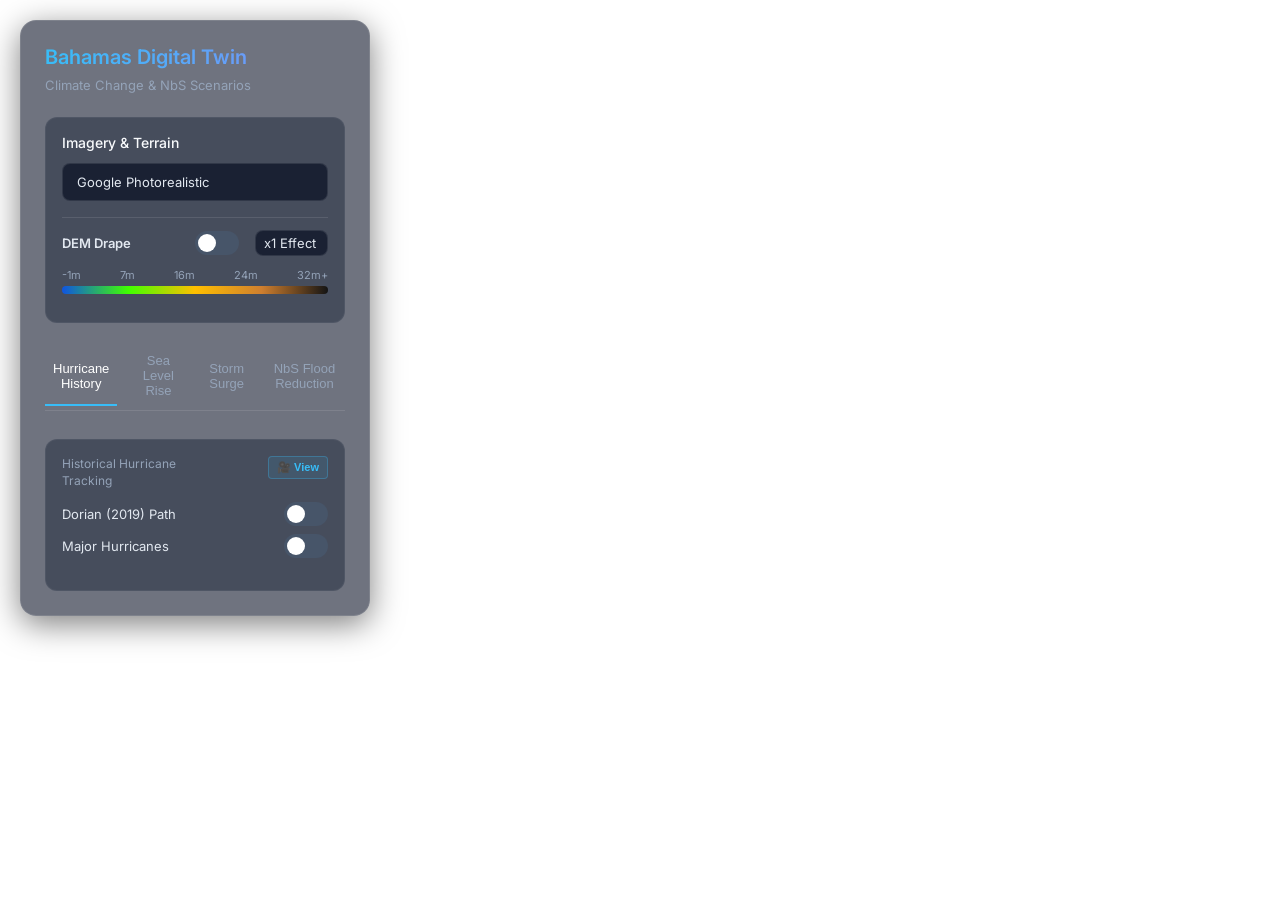
<file: index.html>
<!DOCTYPE html>
<html lang="ko">
<head>
    <meta charset="UTF-8" />
    <link rel="icon" type="image/svg+xml" href="./favicon.svg" />
    <meta name="viewport" content="width=device-width, initial-scale=1.0" />
    <title>Bahamas Digital Twin</title>
    <link href="https://fonts.googleapis.com/css2?family=Inter:wght@400;500;600&display=swap" rel="stylesheet">
    <!-- Cesium CDN -->
    <script src="https://cesium.com/downloads/cesiumjs/releases/1.116/Build/Cesium/Cesium.js"></script>
    <link href="https://cesium.com/downloads/cesiumjs/releases/1.116/Build/Cesium/Widgets/widgets.css" rel="stylesheet">
  <script type="module" crossorigin src="./assets/index-Bvi8fMP-.js"></script>
  <link rel="stylesheet" crossorigin href="./assets/index-JZTSDVVb.css">
</head>
<body>
    <div id="cesiumContainer"></div>
    <canvas id="wind-canvas" style="position: absolute; top:0; left:0; width: 100%; height: 100%; pointer-events: none; z-index: 5; display: none;"></canvas>
    
    <div id="ui-panel" class="glass-panel">
        <header>
            <h1>Bahamas Digital Twin</h1>
            <p>Climate Change & NbS Scenarios</p>
        </header>

        <div class="control-group">
            <h3>Imagery & Terrain</h3>
            <div class="select-wrapper" style="margin-bottom: 16px;">
                <select id="base-layer-select">
                    <option value="google-3d" selected>Google Photorealistic</option>
                    <option value="google-sat">Google Maps Satellite</option>
                    <option value="google-hybrid">Google Maps Hybrid</option>
                    <option value="google-road">Google Maps Roadmap</option>
                    <option value="bing-aerial">Bing Maps Aerial</option>
                </select>
            </div>
            
            <div style="border-top: 1px solid rgba(255,255,255,0.1); padding-top: 12px;">
                <div style="display: flex; justify-content: space-between; align-items: center; margin-bottom: 12px;">
                    <div class="toggle-container" style="flex: 1; margin: 0; margin-right: 16px;">
                        <span class="toggle-label" style="font-weight: 600;">DEM Drape</span>
                        <label class="switch">
                            <input type="checkbox" id="dem-toggle">
                            <span class="slider round"></span>
                        </label>
                    </div>
                    <!-- 지형 강조 UI -->
                    <select id="slr-multi" style="width: auto; padding: 4px 8px; margin: 0;">
                        <option value="1">x1 Effect</option>
                        <option value="2">x2 Effect</option>
                        <option value="3">x3 Effect</option>
                        <option value="4">x4 Effect</option>
                    </select>
                </div>
                
                <!-- DEM 레전드 (항상 보임) -->
                <div id="dem-legend" style="margin-bottom: 12px;">
                    <div style="display: flex; justify-content: space-between; font-size: 11px; color: #94a3b8; margin-bottom: 4px;">
                        <span>-1m</span>
                        <span>7m</span>
                        <span>16m</span>
                        <span>24m</span>
                        <span>32m+</span>
                    </div>
                    <div style="height: 8px; border-radius: 4px; background: linear-gradient(to right, #0f54e1, #40ff00, #ffbf00, #cf7f2f, #141414);"></div>
                </div>

                <!-- 투명도 슬라이더 -->
                <div id="dem-opacity-container" style="display: none;">
                    <p id="dem-opacity-display" style="margin-bottom:4px; font-size: 11px; color: #94a3b8;">Drape Opacity: 85%</p>
                    <input type="range" id="dem-opacity-slider" min="0" max="1" step="0.05" value="0.85">
                </div>
            </div>
        </div>

        <div class="tabs">
            <button class="tab-btn active" id="tab-d">Hurricane History</button>
            <button class="tab-btn" id="tab-b">Sea Level Rise</button>
            <button class="tab-btn" id="tab-c">Storm Surge</button>
            <button class="tab-btn" id="tab-a">NbS Flood Reduction</button>
        </div>

        <div id="content-b" class="tab-content">
            <div class="control-group scenario-b">
                <div style="display: flex; justify-content: space-between; align-items: flex-start; margin-bottom: 12px;">
                    <div>
                        <p style="margin: 0; font-size: 12px; color:#94a3b8; line-height: 1.4;">Simulate severe<br>climate scenarios.</p>
                    </div>
                    <button id="cam-b-btn" class="icon-btn">🎥 View</button>
                </div>
                
                <div style="margin-bottom: 8px;">
                    <p id="slr-value-display" style="margin:0;">Rise: 0.0m</p>
                </div>
                <input type="range" id="slr-slider" min="0" max="5" step="0.5" value="0">
                <div class="slider-labels">
                    <span>0m</span>
                    <span>5m</span>
                </div>
                
                <div style="margin-top: 12px;">
                    <p id="water-opacity-display" style="margin-bottom:4px;">Water Transparency: 60%</p>
                    <input type="range" id="opacity-slider" min="0" max="1" step="0.05" value="0.4">
                </div>

                <button id="export-slr-btn" class="dl-btn" style="display: none;">⬇️ Export Flood Data (GeoJSON)</button>
            </div>
        </div>

        <div id="content-a" class="tab-content">
            <div class="control-group scenario-a">
                <div style="margin-bottom: 12px; display: flex; justify-content: space-between; align-items: flex-start;">
                    <p style="margin: 0; font-size: 12px; color:#94a3b8; line-height: 1.4;">Mangrove impact on<br>storm surge.</p>
                    <button id="cam-a-btn" class="icon-btn">🎥 View</button>
                </div>
                
                <div class="toggle-container">
                    <span class="toggle-label">No Mangroves</span>
                    <label class="switch">
                        <input type="checkbox" id="mangrove-toggle">
                        <span class="slider round"></span>
                    </label>
                    <span class="toggle-label">With Mangroves</span>
                </div>
                
                <button id="play-sim-btn" class="glass-btn primary-btn" style="margin-top: 8px;">Play Simulation</button>
                
                <div style="margin-top: 24px; border-top: 1px solid rgba(255,255,255,0.1); padding-top: 16px;">
                    <h3 style="margin-top:0; margin-bottom: 12px; color: #10b981;">Advanced AI Showcases</h3>
                    <a href="showcase_geoai.html" class="glass-btn" style="display:block; text-align:center; text-decoration:none; margin-bottom: 8px; padding:8px; border:1px solid rgba(255,255,255,0.2); border-radius:6px; color:white;">🤖 GeoAI Dynamic Routing</a>
                    <a href="showcase_dmrv.html" class="glass-btn" style="display:block; text-align:center; text-decoration:none; margin-bottom: 8px; padding:8px; border:1px solid rgba(255,255,255,0.2); border-radius:6px; color:white;">🌲 dMRV Carbon Dashboard</a>
                    <a href="showcase_bim.html" class="glass-btn" style="display:block; text-align:center; text-decoration:none; padding:8px; border:1px solid rgba(255,255,255,0.2); border-radius:6px; color:white;">🏢 BIM Evacuation Simulation</a>
                </div>
            </div>
        </div>

        <div id="content-c" class="tab-content">
            <div class="control-group scenario-c">
                <div style="margin-bottom: 12px; display: flex; justify-content: space-between; align-items: flex-start;">
                    <p style="margin: 0; font-size: 12px; color:#94a3b8; line-height: 1.4;">GPU CA Storm Surge<br>Simulation</p>
                    <button id="cam-c-btn" class="icon-btn">🎥 View</button>
                </div>
                <div style="display: flex; gap: 8px; margin-bottom: 8px;">
                    <div class="select-wrapper" style="flex: 1; margin: 0;">
                        <select id="surge-height-select" style="padding: 4px 8px; font-size: 12px;">
                            <option value="1.5">Cat 1 (1.5m)</option>
                            <option value="2.4">Cat 3 (2.4m)</option>
                            <option value="4.6" selected>Cat 5 (4.6m)</option>
                        </select>
                    </div>
                    <div class="select-wrapper" style="flex: 1; margin: 0;">
                        <select id="surge-speed-select" style="padding: 4px 8px; font-size: 12px;">
                            <option value="4">1.0x Speed</option>
                            <option value="6" selected>1.5x Speed</option>
                            <option value="8">2.0x Speed</option>
                        </select>
                    </div>
                </div>
                <button id="prep-surge-btn" class="glass-btn" style="margin-bottom: 8px;">Prepare Terrain</button>
                <div style="display: flex; gap: 8px;">
                    <button id="play-surge-btn" class="glass-btn primary-btn" style="flex: 1;" disabled>Play</button>
                    <button id="stop-surge-btn" class="glass-btn" style="flex: 1; background: rgba(239,68,68,0.2);" disabled>Stop</button>
                </div>
                <p id="surge-status-display" style="margin-top: 12px; font-size: 11px; color: #94a3b8; line-height: 1.4;">Status: Ready</p>
                <button id="export-surge-btn" class="dl-btn" style="display: none; margin-top: 8px;">⬇️ Export Inundation (GeoJSON)</button>
            </div>
        </div>

        <div id="content-d" class="tab-content active">
            <div class="control-group scenario-d">
                <div style="margin-bottom: 12px; display: flex; justify-content: space-between; align-items: flex-start;">
                    <p style="margin: 0; font-size: 12px; color:#94a3b8; line-height: 1.4;">Historical Hurricane<br>Tracking</p>
                    <button id="cam-d-btn" class="icon-btn">🎥 View</button>
                </div>
                
                <div class="toggle-container" style="margin-bottom: 8px;">
                    <span class="toggle-label">Dorian (2019) Path</span>
                    <label class="switch">
                        <input type="checkbox" id="dorian-toggle">
                        <span class="slider round"></span>
                    </label>
                </div>

                <div class="toggle-container">
                    <span class="toggle-label">Major Hurricanes</span>
                    <label class="switch">
                        <input type="checkbox" id="major-toggle">
                        <span class="slider round"></span>
                    </label>
                </div>
            </div>
        </div>
    </div>

</body>
</html>
</file>
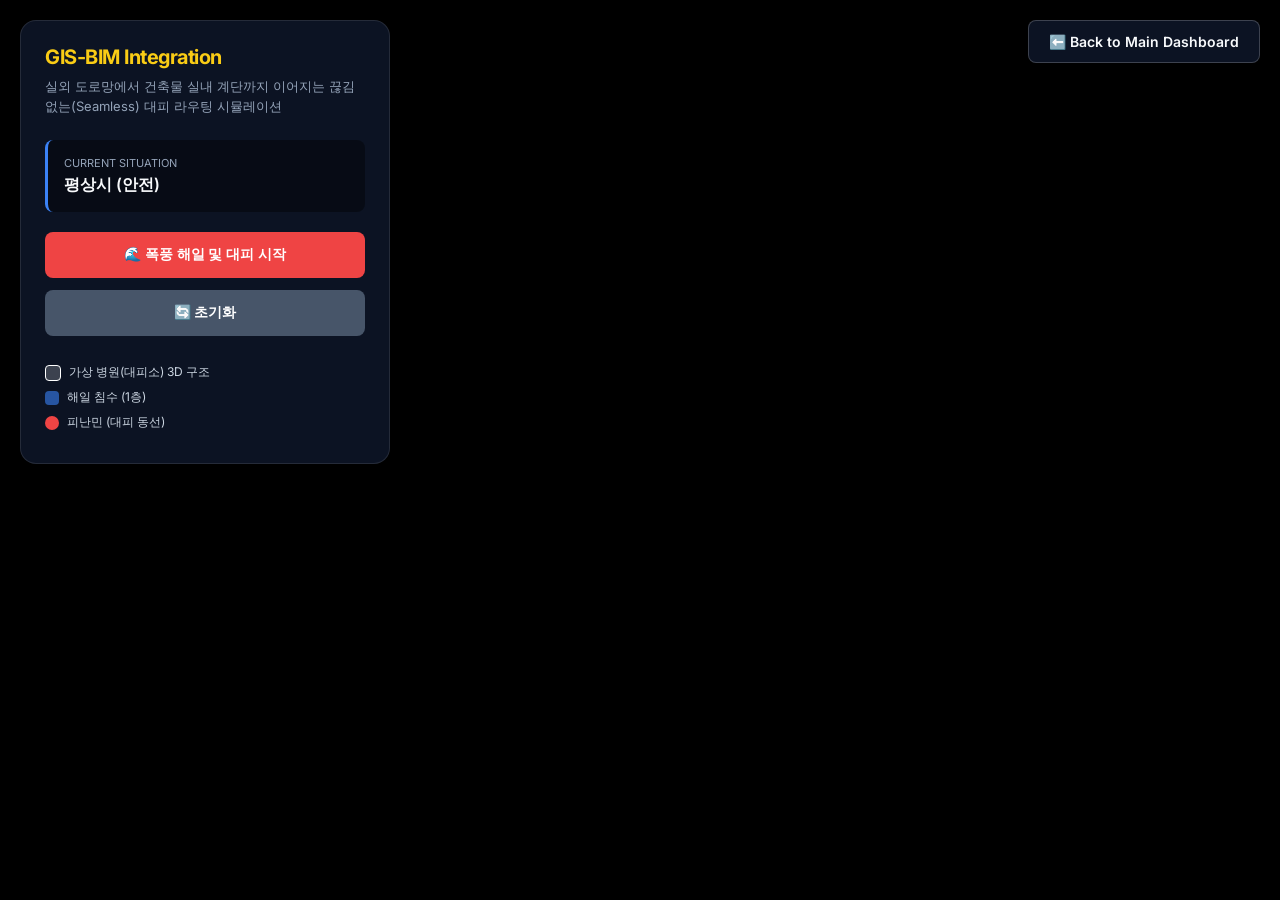
<file: showcase_bim.html>
<!DOCTYPE html>
<html lang="ko">
<head>
    <meta charset="UTF-8">
    <meta name="viewport" content="width=device-width, initial-scale=1.0">
    <title>GIS-BIM Seamless Evacuation Showcase</title>
    
    <!-- Cesium CDN -->
    <script src="https://cesium.com/downloads/cesiumjs/releases/1.116/Build/Cesium/Cesium.js"></script>
    <link href="https://cesium.com/downloads/cesiumjs/releases/1.116/Build/Cesium/Widgets/widgets.css" rel="stylesheet">
    
    <!-- Google Fonts -->
    <link href="https://fonts.googleapis.com/css2?family=Inter:wght@400;500;700&display=swap" rel="stylesheet">
    
    <style>
        body { margin: 0; padding: 0; font-family: 'Inter', sans-serif; background: #000; overflow: hidden; }
        #cesiumContainer { position: absolute; top: 0; bottom: 0; width: 100%; }
        
        .glass-panel {
            position: absolute;
            top: 20px;
            left: 20px;
            width: 320px;
            background: rgba(15, 23, 42, 0.85);
            backdrop-filter: blur(12px);
            border: 1px solid rgba(255, 255, 255, 0.1);
            border-radius: 16px;
            padding: 24px;
            color: white;
            z-index: 10;
            box-shadow: 0 25px 50px -12px rgba(0, 0, 0, 0.5);
        }
        
        h1 { margin: 0 0 8px 0; font-size: 20px; color: #facc15; letter-spacing: -0.5px; }
        p.subtitle { margin: 0 0 24px 0; font-size: 13px; color: #94a3b8; line-height: 1.5; }
        
        .status-box {
            background: rgba(0, 0, 0, 0.4);
            border-radius: 8px;
            padding: 16px;
            margin-bottom: 20px;
            border-left: 3px solid #3b82f6;
        }
        .status-label { font-size: 11px; color: #94a3b8; text-transform: uppercase; margin-bottom: 4px; }
        .status-text { font-size: 16px; font-weight: 600; color: #f8fafc; }
        
        .btn {
            width: 100%;
            padding: 14px;
            background: #2563eb;
            color: white;
            border: none;
            border-radius: 8px;
            font-weight: 600;
            font-size: 14px;
            cursor: pointer;
            transition: all 0.2s;
            margin-bottom: 12px;
        }
        .btn:hover { background: #1d4ed8; }
        .btn.danger { background: #ef4444; }
        .btn.danger:hover { background: #dc2626; }
        .btn:disabled { background: #475569; cursor: not-allowed; }
        
        .legend { margin-top: 16px; font-size: 12px; color: #cbd5e1; }
        .legend-item { display: flex; align-items: center; margin-bottom: 8px; }
        .color-box { width: 14px; height: 14px; border-radius: 4px; margin-right: 8px; }
    </style>
</head>
<body>
<a href="index.html" style="position: fixed; top: 20px; right: 20px; z-index: 9999; background: rgba(15, 23, 42, 0.85); backdrop-filter: blur(12px); border: 1px solid rgba(255, 255, 255, 0.2); padding: 12px 20px; border-radius: 8px; color: #f8fafc; font-weight: 600; text-decoration: none; font-size: 14px; box-shadow: 0 10px 15px -3px rgba(0, 0, 0, 0.5); transition: all 0.2s;">⬅️ Back to Main Dashboard</a>

<div id="cesiumContainer"></div>

<div class="glass-panel">
    <h1>GIS-BIM Integration</h1>
    <p class="subtitle">실외 도로망에서 건축물 실내 계단까지 이어지는 끊김 없는(Seamless) 대피 라우팅 시뮬레이션</p>
    
    <div class="status-box">
        <div class="status-label">Current Situation</div>
        <div class="status-text" id="status-display">평상시 (안전)</div>
    </div>
    
    <button id="btn-start" class="btn danger">🌊 폭풍 해일 및 대피 시작</button>
    <button id="btn-reset" class="btn" disabled>🔄 초기화</button>
    
    <div class="legend">
        <div class="legend-item"><div class="color-box" style="background: rgba(255,255,255,0.2); border: 1px solid white;"></div>가상 병원(대피소) 3D 구조</div>
        <div class="legend-item"><div class="color-box" style="background: rgba(59,130,246,0.6);"></div>해일 침수 (1층)</div>
        <div class="legend-item"><div class="color-box" style="background: #ef4444; border-radius: 50%;"></div>피난민 (대피 동선)</div>
    </div>
</div>

<script>
    // 0. Cesium Ion 토큰 세팅
    Cesium.Ion.defaultAccessToken = "eyJhbGciOiJIUzI1NiIsInR5cCI6IkpXVCJ9.eyJqdGkiOiIzYTM3ODhlNC1jOWUxLTRhOTYtYTgwZC1iMDA3OGJiMTQwZDciLCJpZCI6MTI5NDU5LCJpYXQiOjE2ODIwNTc4NjN9.GC-W9QfAFa9rXMh2Ow2rSC5UvLcwtS_qjWJ1v454z1A";

    // 1. Cesium Viewer 초기화
    const viewer = new Cesium.Viewer('cesiumContainer', {
        terrainProvider: undefined, // 평탄한 지형 사용
        baseLayerPicker: false,
        animation: true,
        timeline: false,
        fullscreenButton: false,
        geocoder: false,
        homeButton: false,
        infoBox: false,
        sceneModePicker: false,
        selectionIndicator: false,
        navigationHelpButton: false,
        shouldAnimate: true
    });

    // 라이팅 및 환경 세팅
    viewer.scene.globe.enableLighting = true;
    viewer.scene.highDynamicRange = true;

    // 바하마 낫소 시내 임의의 위치
    const originLon = -77.345;
    const originLat = 25.075;
    
    // 카메라 초기 위치 세팅
    viewer.camera.flyTo({
        destination: Cesium.Cartesian3.fromDegrees(originLon, originLat - 0.003, 150),
        orientation: {
            heading: Cesium.Math.toRadians(0),
            pitch: Cesium.Math.toRadians(-45),
            roll: 0.0
        },
        duration: 0
    });

    // 2. 가상 건축물 (BIM 대용 3층 폴리곤) 렌더링
    // 가로 약 40m, 세로 약 30m 크기의 건물 베이스
    const bldLonMin = originLon - 0.0002;
    const bldLonMax = originLon + 0.0002;
    const bldLatMin = originLat - 0.00015;
    const bldLatMax = originLat + 0.00015;
    
    const buildingPositions = Cesium.Cartesian3.fromDegreesArray([
        bldLonMin, bldLatMin,
        bldLonMax, bldLatMin,
        bldLonMax, bldLatMax,
        bldLonMin, bldLatMax
    ]);

    // 1층 (0 ~ 4m)
    viewer.entities.add({
        id: 'floor1',
        polygon: {
            hierarchy: buildingPositions,
            height: 0,
            extrudedHeight: 4,
            material: Cesium.Color.WHITE.withAlpha(0.2),
            outline: true,
            outlineColor: Cesium.Color.WHITE.withAlpha(0.5)
        }
    });

    // 2층 (4 ~ 8m)
    viewer.entities.add({
        id: 'floor2',
        polygon: {
            hierarchy: buildingPositions,
            height: 4,
            extrudedHeight: 8,
            material: Cesium.Color.LIGHTGRAY.withAlpha(0.2),
            outline: true,
            outlineColor: Cesium.Color.WHITE.withAlpha(0.5)
        }
    });

    // 3층 (8 ~ 12m) 대피 구역
    viewer.entities.add({
        id: 'floor3',
        polygon: {
            hierarchy: buildingPositions,
            height: 8,
            extrudedHeight: 12,
            material: Cesium.Color.YELLOW.withAlpha(0.25),
            outline: true,
            outlineColor: Cesium.Color.YELLOW.withAlpha(0.8)
        }
    });

    // 3. 침수(Water) 폴리곤 (초기엔 안 보임)
    const waterEntity = viewer.entities.add({
        id: 'water',
        polygon: {
            hierarchy: buildingPositions,
            height: 0,
            extrudedHeight: 0.01,
            material: Cesium.Color.CORNFLOWERBLUE.withAlpha(0.6),
            outline: false
        }
    });

    // 4. 피난민 동적 파티클 생성 및 경로 설정
    const evacuee = viewer.entities.add({
        id: 'evacuee',
        position: Cesium.Cartesian3.fromDegrees(originLon - 0.001, originLat - 0.001, 0),
        point: {
            pixelSize: 15,
            color: Cesium.Color.RED,
            outlineColor: Cesium.Color.WHITE,
            outlineWidth: 2,
            disableDepthTestDistance: Number.POSITIVE_INFINITY // 건물 벽 투시해서 보이도록
        },
        path: {
            resolution: 1,
            material: new Cesium.PolylineDashMaterialProperty({
                color: Cesium.Color.RED,
                dashLength: 8.0
            }),
            width: 3,
            leadTime: 0,
            trailTime: 60 // 과거 궤적을 남김
        }
    });

    // 시뮬레이션 상태 변수
    let isSimulating = false;
    let waterLevel = 0.01;

    // 5. 시뮬레이션 시작 (애니메이션 구동 로직)
    function startSimulation() {
        isSimulating = true;
        waterLevel = 0.01;
        document.getElementById('status-display').innerText = "해일 경보! 1층 대피 중...";
        document.getElementById('status-display').style.color = "#facc15";

        // 시간 동기화 설정 (현재 시간부터 25초간의 애니메이션)
        const start = Cesium.JulianDate.fromDate(new Date());
        const stop = Cesium.JulianDate.addSeconds(start, 25, new Cesium.JulianDate());
        
        viewer.clock.startTime = start.clone();
        viewer.clock.stopTime = stop.clone();
        viewer.clock.currentTime = start.clone();
        viewer.clock.clockRange = Cesium.ClockRange.CLAMPED;
        viewer.clock.multiplier = 1; // 1배속 재생

        // SampledPositionProperty로 시간별 좌표 매핑
        const positionProperty = new Cesium.SampledPositionProperty();
        
        // T=0 (외부 도로 시작점)
        positionProperty.addSample(start, Cesium.Cartesian3.fromDegrees(originLon - 0.001, originLat - 0.001, 0));
        
        // T=5 (건물 1층 입구 도달)
        positionProperty.addSample(Cesium.JulianDate.addSeconds(start, 5, new Cesium.JulianDate()), 
            Cesium.Cartesian3.fromDegrees(bldLonMin, originLat, 0));
            
        // T=10 (1층 건물 내부 중심 도달)
        positionProperty.addSample(Cesium.JulianDate.addSeconds(start, 10, new Cesium.JulianDate()), 
            Cesium.Cartesian3.fromDegrees(originLon, originLat, 0));
            
        // T=15 (2층 계단 도착, 고도 4m 상승)
        positionProperty.addSample(Cesium.JulianDate.addSeconds(start, 15, new Cesium.JulianDate()), 
            Cesium.Cartesian3.fromDegrees(originLon + 0.0001, originLat + 0.0001, 4));
            
        // T=20 (3층 계단 도착, 고도 8m 상승)
        positionProperty.addSample(Cesium.JulianDate.addSeconds(start, 20, new Cesium.JulianDate()), 
            Cesium.Cartesian3.fromDegrees(originLon - 0.0001, originLat + 0.0001, 8));
            
        // T=25 (3층 안전 구역 안착, 고도 8m)
        positionProperty.addSample(Cesium.JulianDate.addSeconds(start, 25, new Cesium.JulianDate()), 
            Cesium.Cartesian3.fromDegrees(originLon, originLat - 0.0001, 8));

        // 생성한 애니메이션 경로를 Entity에 할당
        evacuee.position = positionProperty;

        // 카메라 추적 활성화
        viewer.trackedEntity = evacuee;
        
        // 카메라를 약간 뒤/위에서 비스듬히 따라가게 조정
        viewer.trackedEntity.viewFrom = new Cesium.Cartesian3(-150, -150, 100);

        // 물 차오르는 애니메이션 리스너 등록
        viewer.scene.preUpdate.addEventListener(updateWaterLevel);
    }

    // 매 프레임마다 물 수위를 올리고 텍스트 상태 변경
    function updateWaterLevel(scene, time) {
        if (!isSimulating) return;
        
        const secondsElapsed = Cesium.JulianDate.secondsDifference(viewer.clock.currentTime, viewer.clock.startTime);
        
        // 5초부터 물이 서서히 차오름 (최대 4m)
        if (secondsElapsed > 5 && waterLevel < 4.0) {
            waterLevel += 0.02; // 수위 상승
            waterEntity.polygon.extrudedHeight = waterLevel;
        }

        // 상태 메세지 갱신
        if (secondsElapsed > 20) {
            document.getElementById('status-display').innerText = "3층 대피 완료 (안전)";
            document.getElementById('status-display').style.color = "#10b981";
        } else if (secondsElapsed > 10) {
            document.getElementById('status-display').innerText = "계단 이용 2층 진입...";
            document.getElementById('status-display').style.color = "#3b82f6";
        } else if (secondsElapsed > 5) {
            document.getElementById('status-display').innerText = "1층 침수 발생! 대피 중...";
            document.getElementById('status-display').style.color = "#ef4444";
        }
        
        // 애니메이션이 끝나면 리스너 제거
        if (secondsElapsed >= 25) {
            isSimulating = false;
            viewer.scene.preUpdate.removeEventListener(updateWaterLevel);
            document.getElementById('btn-start').innerText = "시뮬레이션 완료";
            document.getElementById('btn-reset').disabled = false;
        }
    }

    // 버튼 이벤트 바인딩
    document.getElementById('btn-start').addEventListener('click', () => {
        if (isSimulating) return;
        document.getElementById('btn-start').disabled = true;
        startSimulation();
    });

    document.getElementById('btn-reset').addEventListener('click', () => {
        // 상태 리셋
        waterLevel = 0.01;
        waterEntity.polygon.extrudedHeight = waterLevel;
        evacuee.position = Cesium.Cartesian3.fromDegrees(originLon - 0.001, originLat - 0.001, 0);
        viewer.trackedEntity = undefined;
        
        // 카메라 원복
        viewer.camera.flyTo({
            destination: Cesium.Cartesian3.fromDegrees(originLon, originLat - 0.003, 150),
            orientation: {
                heading: Cesium.Math.toRadians(0),
                pitch: Cesium.Math.toRadians(-45),
                roll: 0.0
            },
            duration: 1
        });

        document.getElementById('status-display').innerText = "평상시 (안전)";
        document.getElementById('status-display').style.color = "#f8fafc";
        
        document.getElementById('btn-start').disabled = false;
        document.getElementById('btn-start').innerText = "🌊 폭풍 해일 및 대피 시작";
        document.getElementById('btn-reset').disabled = true;
    });

</script>
</body>
</html>
</file>
<file: assets/index-JZTSDVVb.css>
html,body,#cesiumContainer{color:#e2e8f0;width:100%;height:100%;margin:0;padding:0;font-family:Inter,sans-serif;overflow:hidden}.cesium-viewer-bottom{display:none!important}.glass-panel{-webkit-backdrop-filter:blur(12px);z-index:1000;background:#0f172a99;border:1px solid #ffffff1a;border-radius:16px;flex-direction:column;gap:24px;width:300px;padding:24px;display:flex;position:absolute;top:20px;left:20px;box-shadow:0 8px 32px #00000080}header h1{background:linear-gradient(90deg,#38bdf8,#818cf8);-webkit-text-fill-color:transparent;-webkit-background-clip:text;margin:0 0 8px;font-size:20px;font-weight:600}header p{color:#94a3b8;margin:0;font-size:13px}.control-group{background:#1e293b80;border:1px solid #ffffff0d;border-radius:12px;padding:16px}.control-group h3{color:#f8fafc;margin:0 0 12px;font-size:14px;font-weight:500}.control-group p{color:#cbd5e1;margin:0 0 12px;font-size:13px;line-height:1.4}.select-wrapper{position:relative}select{appearance:none;color:#e2e8f0;cursor:pointer;background:#0f172acc;border:1px solid #ffffff1a;border-radius:8px;outline:none;width:100%;padding:10px 14px;font-family:inherit;font-size:13px;transition:border-color .2s}select:focus{border-color:#38bdf8}input[type=range]{-webkit-appearance:none;background:0 0;width:100%;margin:10px 0}input[type=range]::-webkit-slider-thumb{-webkit-appearance:none;cursor:pointer;background:#38bdf8;border-radius:50%;width:16px;height:16px;margin-top:-6px;box-shadow:0 0 10px #38bdf880}input[type=range]::-webkit-slider-runnable-track{cursor:pointer;background:#ffffff1a;border-radius:2px;width:100%;height:4px}.slider-labels{color:#64748b;justify-content:space-between;font-size:11px;display:flex}.toggle-container{justify-content:space-between;align-items:center;margin-bottom:16px;display:flex}.toggle-label{color:#e2e8f0;font-size:13px}.switch{width:44px;height:24px;display:inline-block;position:relative}.switch input{opacity:0;width:0;height:0}.slider.round{cursor:pointer;background-color:#475569;border-radius:24px;transition:all .4s;position:absolute;inset:0}.slider.round:before{content:"";background-color:#fff;border-radius:50%;width:18px;height:18px;transition:all .4s;position:absolute;bottom:3px;left:3px}input:checked+.slider.round{background-color:#10b981}input:checked+.slider.round:before{transform:translate(20px)}.glass-btn{cursor:pointer;border:none;border-radius:8px;width:100%;padding:10px;font-family:inherit;font-size:13px;font-weight:500;transition:all .2s}.primary-btn{color:#fff;background:linear-gradient(135deg,#38bdf8,#2563eb);box-shadow:0 4px 15px #2563eb4d}.primary-btn:hover{transform:translateY(-1px);box-shadow:0 6px 20px #2563eb66}.primary-btn:active{transform:translateY(1px)}.tabs{border-bottom:1px solid #ffffff1a;gap:10px;margin-bottom:4px;padding-bottom:4px;display:flex}.tab-btn{color:#94a3b8;cursor:pointer;background:0 0;border:none;border-bottom:2px solid #0000;padding:6px 8px;font-size:13px;font-weight:500;transition:color .2s,border-bottom .2s}.tab-btn:hover{color:#e2e8f0}.tab-btn.active{color:#fff;border-bottom:2px solid #38bdf8}.tab-content{display:none}.tab-content.active{display:block}.icon-btn{color:#38bdf8;cursor:pointer;background:#38bdf81a;border:1px solid #38bdf84d;border-radius:4px;padding:4px 8px;font-size:11px;font-weight:600;transition:all .2s}.icon-btn:hover{background:#38bdf833;box-shadow:0 0 8px #38bdf866}.dl-btn{color:#e2e8f0;cursor:pointer;background:#ffffff0d;border:1px solid #ffffff1a;border-radius:6px;justify-content:center;align-items:center;gap:6px;width:100%;margin-top:16px;padding:8px;font-size:12px;display:flex}.dl-btn:hover{background:#ffffff1a}
</file>
